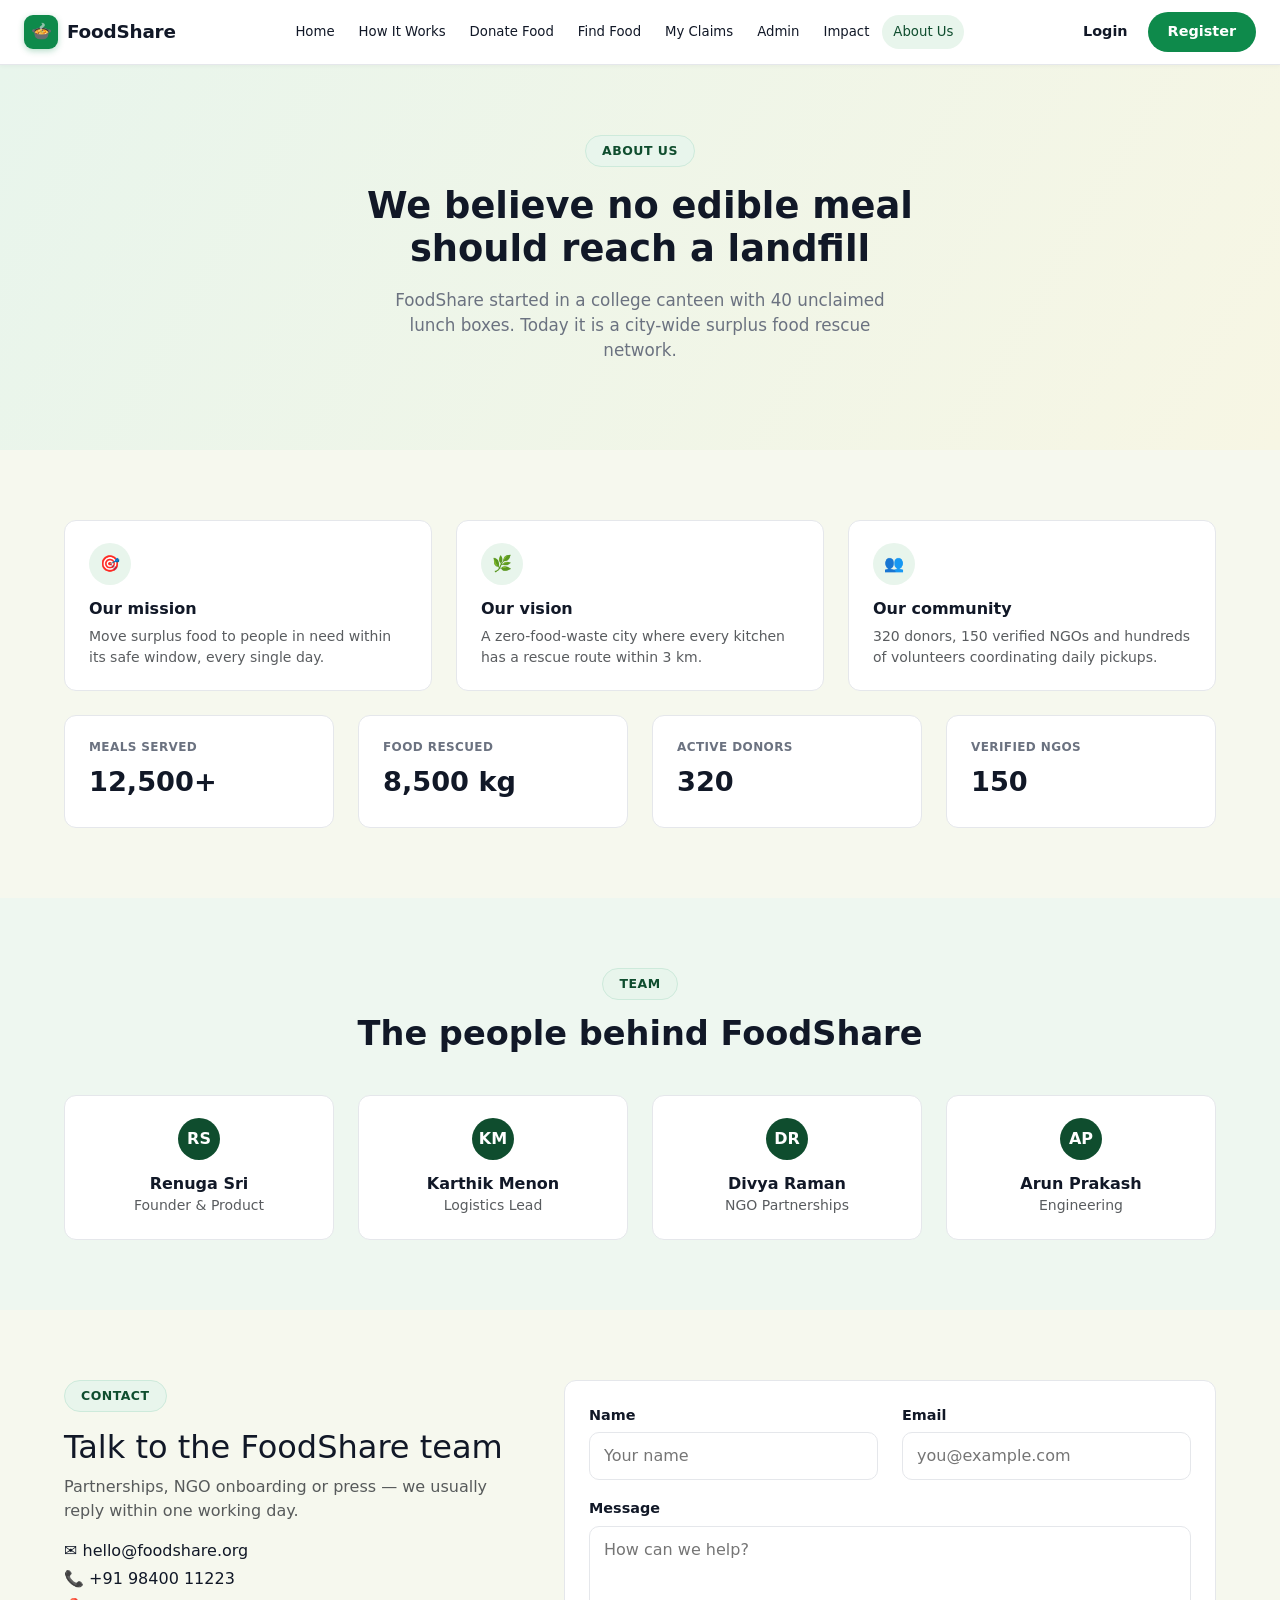
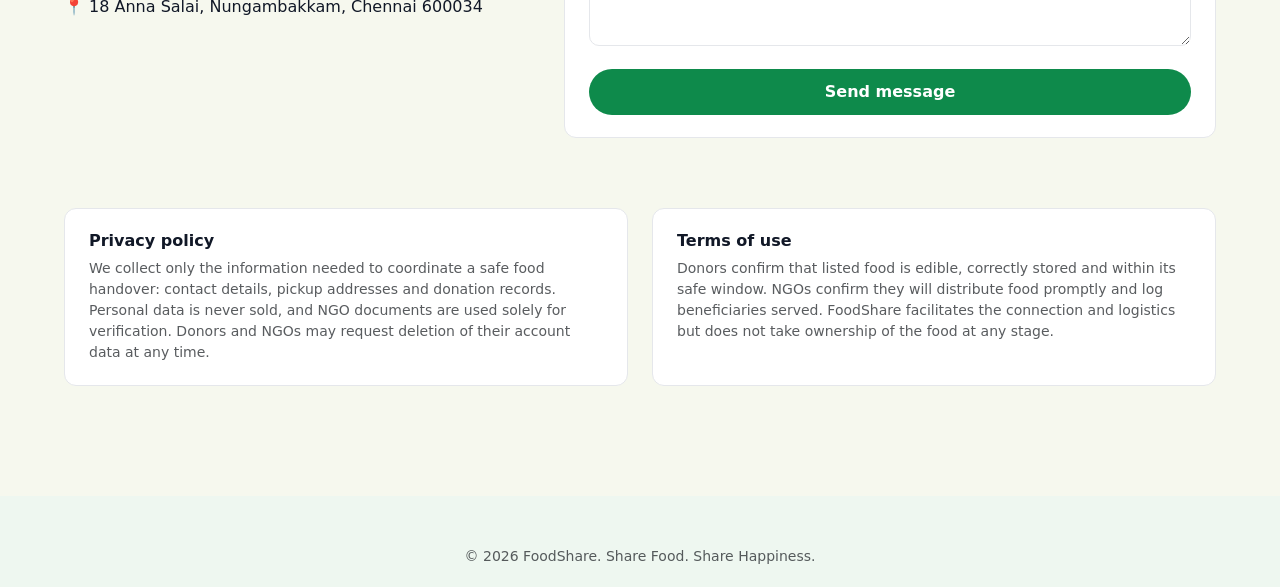
<file: about.html>
<!DOCTYPE html>
<html lang="en">
<head>
<meta charset="UTF-8">
<meta name="viewport" content="width=device-width, initial-scale=1.0">
<title>About Us — FoodShare</title>
<link href="https://cdn.jsdelivr.net/npm/bootstrap@5.3.3/dist/css/bootstrap.min.css" rel="stylesheet">
<link rel="stylesheet" href="style.css">
</head>
<body>

<nav class="navbar-fs">
  <div class="container nav-inner">
    <a href="index.html" class="brand"><span class="brand-icon">🍲</span> FoodShare</a>
    <div class="nav-links">
      <a href="index.html">Home</a>
      <a href="how-it-works.html">How It Works</a>
      <a href="donate-food.html">Donate Food</a>
      <a href="find-food.html">Find Food</a>
      <a href="my-claims.html">My Claims</a>
      <a href="admin.html">Admin</a>
      <a href="impact.html">Impact</a>
      <a href="about.html" class="active">About Us</a>
    </div>
    <div class="nav-auth" id="navAuthSlot">
      <a href="login.html" class="login-link">Login</a>
      <a href="register.html" class="btn-fs-primary">Register</a>
    </div>
  </div>
</nav>

<section class="hero-fs text-center">
  <div class="container">
    <span class="badge-pill">ABOUT US</span>
    <h1 style="font-size:2.3rem;">We believe no edible meal<br>should reach a landfill</h1>
    <p class="lead-fs mx-auto">FoodShare started in a college canteen with 40 unclaimed lunch boxes. Today it is a city-wide surplus food rescue network.</p>
  </div>
</section>

<section class="section-fs">
  <div class="container">
    <div class="row g-4 mb-4">
      <div class="col-md-4">
        <div class="card-fs">
          <div class="icon-circle">🎯</div>
          <h6 class="fw-bold">Our mission</h6>
          <p class="text-muted small mb-0">Move surplus food to people in need within its safe window, every single day.</p>
        </div>
      </div>
      <div class="col-md-4">
        <div class="card-fs">
          <div class="icon-circle">🌿</div>
          <h6 class="fw-bold">Our vision</h6>
          <p class="text-muted small mb-0">A zero-food-waste city where every kitchen has a rescue route within 3 km.</p>
        </div>
      </div>
      <div class="col-md-4">
        <div class="card-fs">
          <div class="icon-circle">👥</div>
          <h6 class="fw-bold">Our community</h6>
          <p class="text-muted small mb-0">320 donors, 150 verified NGOs and hundreds of volunteers coordinating daily pickups.</p>
        </div>
      </div>
    </div>
    <div class="row g-4">
      <div class="col-md-3 col-6"><div class="card-fs"><div class="stat-label-sm">Meals Served</div><div class="stat-num">12,500+</div></div></div>
      <div class="col-md-3 col-6"><div class="card-fs"><div class="stat-label-sm">Food Rescued</div><div class="stat-num">8,500 kg</div></div></div>
      <div class="col-md-3 col-6"><div class="card-fs"><div class="stat-label-sm">Active Donors</div><div class="stat-num">320</div></div></div>
      <div class="col-md-3 col-6"><div class="card-fs"><div class="stat-label-sm">Verified NGOs</div><div class="stat-num">150</div></div></div>
    </div>
  </div>
</section>

<!-- Team -->
<section class="section-fs" style="background:var(--green-bg);">
  <div class="container">
    <div class="section-head">
      <span class="badge-pill">TEAM</span>
      <h2>The people behind FoodShare</h2>
    </div>
    <div class="row g-4 text-center">
      <div class="col-md-3 col-6">
        <div class="card-fs">
          <div class="icon-circle mx-auto" style="background:var(--green-dark);color:#fff;font-weight:700;">RS</div>
          <h6 class="fw-bold mt-2 mb-0">Renuga Sri</h6>
          <small class="text-muted">Founder & Product</small>
        </div>
      </div>
      <div class="col-md-3 col-6">
        <div class="card-fs">
          <div class="icon-circle mx-auto" style="background:var(--green-dark);color:#fff;font-weight:700;">KM</div>
          <h6 class="fw-bold mt-2 mb-0">Karthik Menon</h6>
          <small class="text-muted">Logistics Lead</small>
        </div>
      </div>
      <div class="col-md-3 col-6">
        <div class="card-fs">
          <div class="icon-circle mx-auto" style="background:var(--green-dark);color:#fff;font-weight:700;">DR</div>
          <h6 class="fw-bold mt-2 mb-0">Divya Raman</h6>
          <small class="text-muted">NGO Partnerships</small>
        </div>
      </div>
      <div class="col-md-3 col-6">
        <div class="card-fs">
          <div class="icon-circle mx-auto" style="background:var(--green-dark);color:#fff;font-weight:700;">AP</div>
          <h6 class="fw-bold mt-2 mb-0">Arun Prakash</h6>
          <small class="text-muted">Engineering</small>
        </div>
      </div>
    </div>
  </div>
</section>

<!-- Contact -->
<section class="section-fs" id="contact">
  <div class="container">
    <div class="row g-5 align-items-start">
      <div class="col-md-5">
        <span class="badge-pill">CONTACT</span>
        <h2 class="mt-3">Talk to the FoodShare team</h2>
        <p class="text-muted">Partnerships, NGO onboarding or press — we usually reply within one working day.</p>
        <p class="mb-1">✉ hello@foodshare.org</p>
        <p class="mb-1">📞 +91 98400 11223</p>
        <p>📍 18 Anna Salai, Nungambakkam, Chennai 600034</p>
      </div>
      <div class="col-md-7">
        <form class="card-fs" id="contactForm">
          <div class="row">
            <div class="col-md-6 mb-3">
              <label class="form-label-fs">Name</label>
              <input type="text" class="form-control-fs" placeholder="Your name" required>
            </div>
            <div class="col-md-6 mb-3">
              <label class="form-label-fs">Email</label>
              <input type="email" class="form-control-fs" placeholder="you@example.com" required>
            </div>
          </div>
          <div class="mb-3">
            <label class="form-label-fs">Message</label>
            <textarea class="form-control-fs" rows="4" placeholder="How can we help?" required></textarea>
          </div>
          <button type="submit" class="btn-fs-primary w-100 justify-content-center">Send message</button>
        </form>
      </div>
    </div>
  </div>
</section>

<!-- Privacy / Terms -->
<section class="section-fs pt-0" id="privacy">
  <div class="container">
    <div class="row g-4">
      <div class="col-md-6">
        <div class="card-fs">
          <h6 class="fw-bold">Privacy policy</h6>
          <p class="text-muted small mb-0">We collect only the information needed to coordinate a safe food handover: contact details, pickup addresses and donation records. Personal data is never sold, and NGO documents are used solely for verification. Donors and NGOs may request deletion of their account data at any time.</p>
        </div>
      </div>
      <div class="col-md-6" id="terms">
        <div class="card-fs">
          <h6 class="fw-bold">Terms of use</h6>
          <p class="text-muted small mb-0">Donors confirm that listed food is edible, correctly stored and within its safe window. NGOs confirm they will distribute food promptly and log beneficiaries served. FoodShare facilitates the connection and logistics but does not take ownership of the food at any stage.</p>
        </div>
      </div>
    </div>
  </div>
</section>

<footer class="footer-fs">
  <div class="container text-center text-muted small">© 2026 FoodShare. Share Food. Share Happiness.</div>
</footer>

<script src="https://cdn.jsdelivr.net/npm/bootstrap@5.3.3/dist/js/bootstrap.bundle.min.js"></script>
<script src="main.js"></script>
</body>
</html>
</file>
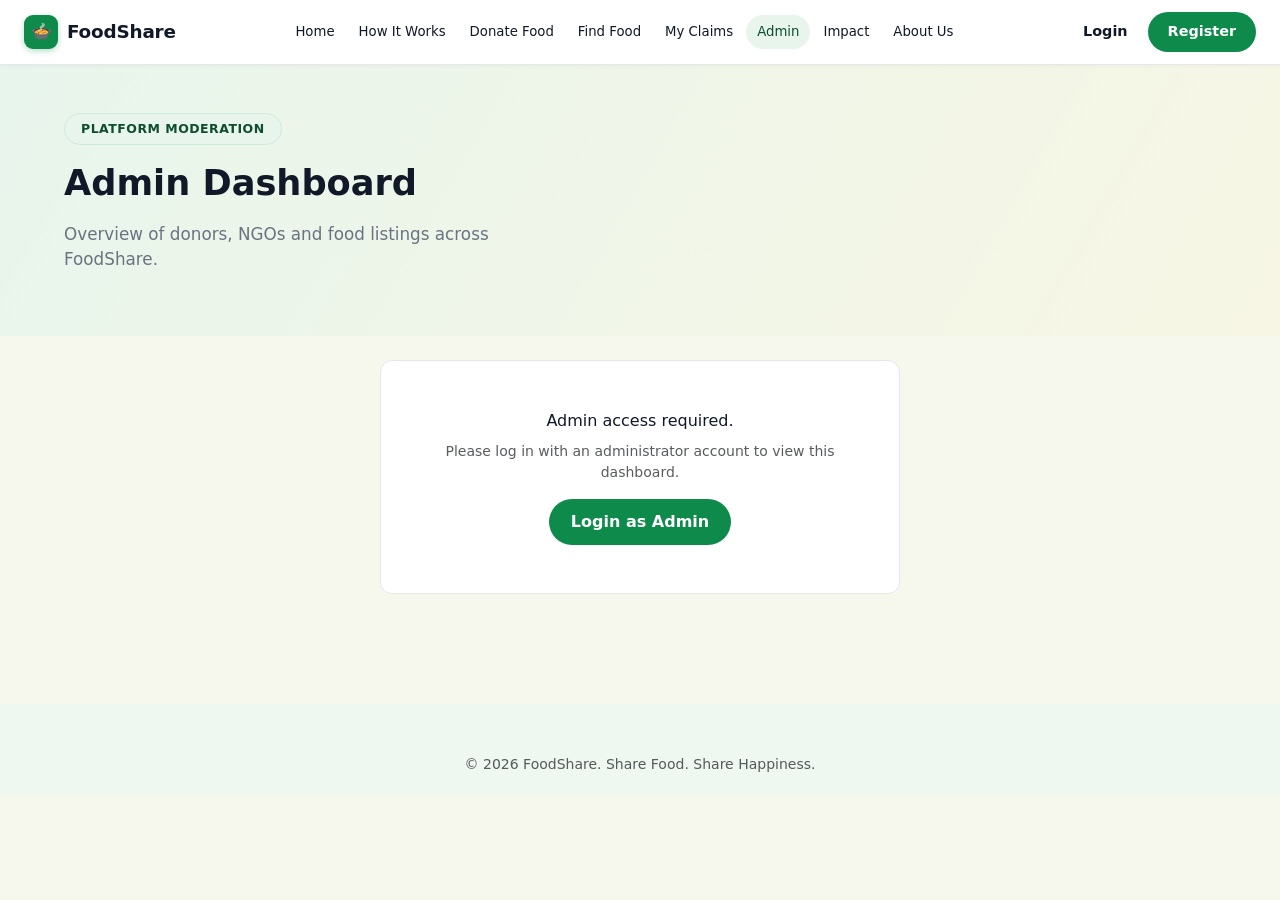
<file: admin.html>
<!DOCTYPE html>
<html lang="en">
<head>
<meta charset="UTF-8">
<meta name="viewport" content="width=device-width, initial-scale=1.0">
<title>Admin Dashboard — FoodShare</title>
<link href="https://cdn.jsdelivr.net/npm/bootstrap@5.3.3/dist/css/bootstrap.min.css" rel="stylesheet">
<link rel="stylesheet" href="style.css">
</head>
<body>

<nav class="navbar-fs">
  <div class="container nav-inner">
    <a href="index.html" class="brand"><span class="brand-icon">🍲</span> FoodShare</a>
    <div class="nav-links">
      <a href="index.html">Home</a>
      <a href="how-it-works.html">How It Works</a>
      <a href="donate-food.html">Donate Food</a>
      <a href="find-food.html">Find Food</a>
      <a href="my-claims.html">My Claims</a>
      <a href="admin.html" class="active">Admin</a>
      <a href="impact.html">Impact</a>
      <a href="about.html">About Us</a>
    </div>
    <div class="nav-auth" id="navAuthSlot">
      <a href="login.html" class="login-link">Login</a>
      <a href="register.html" class="btn-fs-primary">Register</a>
    </div>
  </div>
</nav>

<section class="hero-fs py-5">
  <div class="container">
    <span class="badge-pill">PLATFORM MODERATION</span>
    <h1 style="font-size:2.2rem;">Admin Dashboard</h1>
    <p class="lead-fs">Overview of donors, NGOs and food listings across FoodShare.</p>
  </div>
</section>

<section class="section-fs pt-4">
  <div class="container">

    <div id="notAdminNotice" class="card-fs text-center py-5" style="display:none; max-width:520px; margin:0 auto;">
      <p class="mb-2">Admin access required.</p>
      <p class="text-muted small mb-3">Please log in with an administrator account to view this dashboard.</p>
      <a href="login.html" class="btn-fs-primary d-inline-flex">Login as Admin</a>
    </div>

    <div id="adminContent" style="display:none;">
      <div class="row g-3 mb-4" id="statsRow"></div>

      <div class="card-fs mb-4">
        <h6 class="fw-bold mb-3">🚴 Volunteer Deliveries</h6>
        <div id="pendingAssignments"></div>
      </div>

      <div class="row g-4">
        <div class="col-lg-6">
          <div class="card-fs">
            <h6 class="fw-bold mb-3">🏢 Registered Donors</h6>
            <div id="donorsList"></div>
          </div>
        </div>
        <div class="col-lg-6">
          <div class="card-fs">
            <h6 class="fw-bold mb-3">💚 Registered NGOs</h6>
            <div id="ngosList"></div>
          </div>
        </div>
      </div>

      <div class="card-fs mt-4">
        <div class="d-flex justify-content-between align-items-center mb-3 flex-wrap gap-2">
          <h6 class="fw-bold mb-0">🍲 All Food Listings</h6>
          <div id="expiredCleanupBar"></div>
        </div>
        <div class="table-responsive">
          <table class="table align-middle" id="listingsTable">
            <thead>
              <tr class="text-muted small">
                <th>Title</th>
                <th>Donor</th>
                <th>Category</th>
                <th>Status</th>
                <th>Claimed By</th>
                <th>Action</th>
              </tr>
            </thead>
            <tbody id="listingsBody"></tbody>
          </table>
        </div>
      </div>
    </div>

  </div>
</section>

<footer class="footer-fs">
  <div class="container text-center text-muted small">© 2026 FoodShare. Share Food. Share Happiness.</div>
</footer>

<script src="https://cdn.jsdelivr.net/npm/bootstrap@5.3.3/dist/js/bootstrap.bundle.min.js"></script>
<script src="main.js"></script>
<script>
  document.addEventListener("DOMContentLoaded", renderAdminDashboard);
</script>
</body>
</html>
</file>
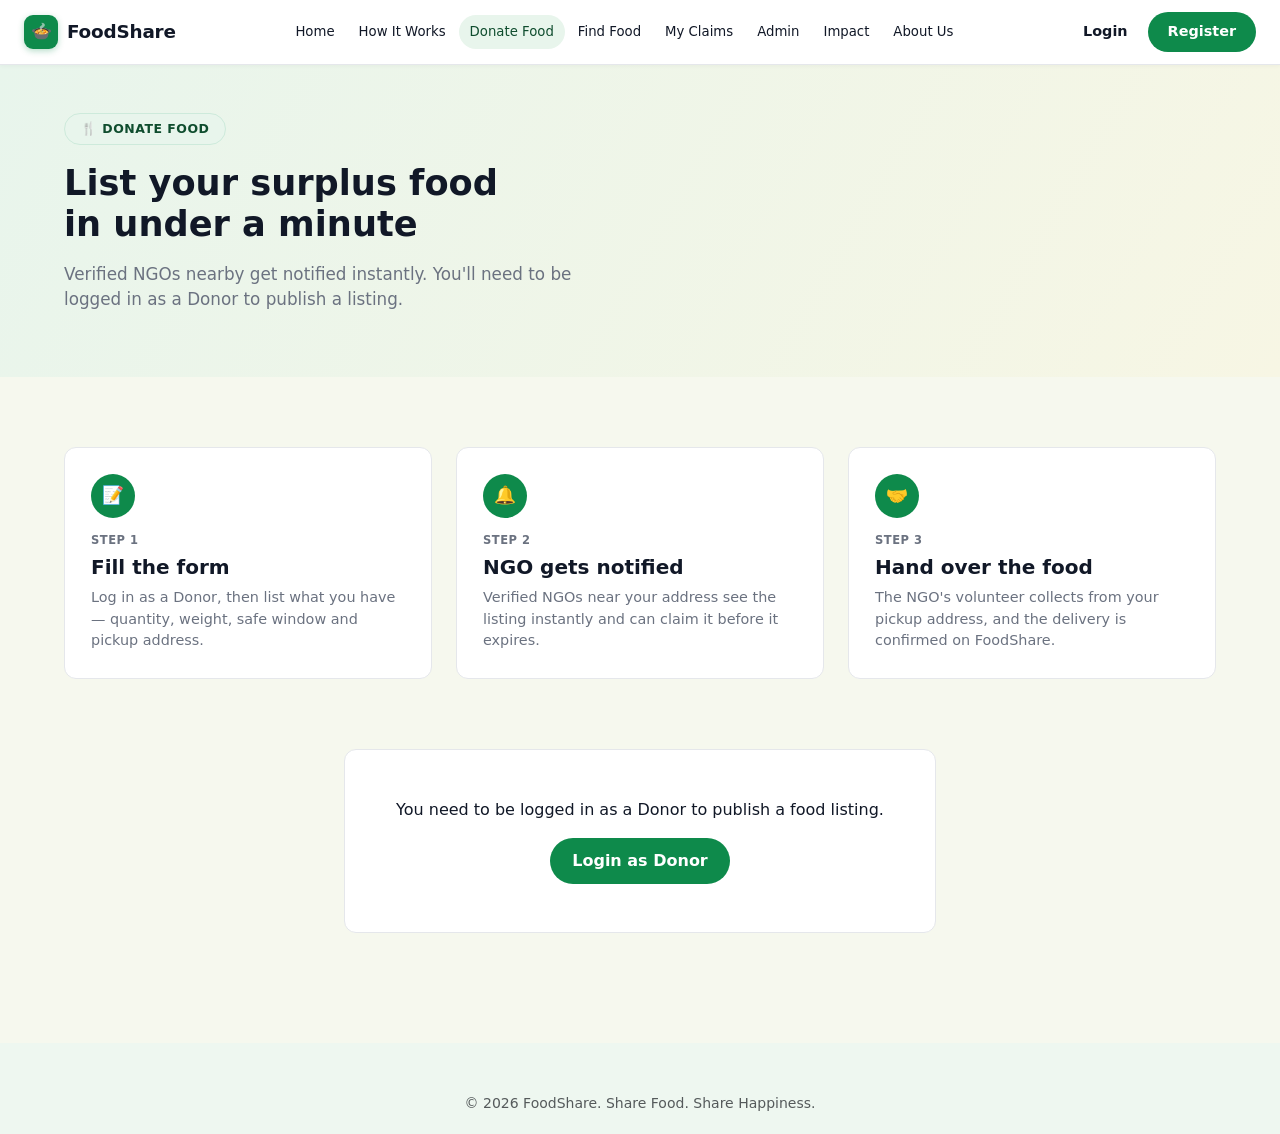
<file: donate-food.html>
<!DOCTYPE html>
<html lang="en">
<head>
<meta charset="UTF-8">
<meta name="viewport" content="width=device-width, initial-scale=1.0">
<title>Donate Food — FoodShare</title>
<link href="https://cdn.jsdelivr.net/npm/bootstrap@5.3.3/dist/css/bootstrap.min.css" rel="stylesheet">
<link rel="stylesheet" href="style.css">
</head>
<body>

<nav class="navbar-fs">
  <div class="container nav-inner">
    <a href="index.html" class="brand"><span class="brand-icon">🍲</span> FoodShare</a>
    <div class="nav-links">
      <a href="index.html">Home</a>
      <a href="how-it-works.html">How It Works</a>
      <a href="donate-food.html" class="active">Donate Food</a>
      <a href="find-food.html">Find Food</a>
      <a href="my-claims.html">My Claims</a>
      <a href="admin.html">Admin</a>
      <a href="impact.html">Impact</a>
      <a href="about.html">About Us</a>
    </div>
    <div class="nav-auth" id="navAuthSlot">
      <a href="login.html" class="login-link">Login</a>
      <a href="register.html" class="btn-fs-primary">Register</a>
    </div>
  </div>
</nav>

<section class="hero-fs py-5">
  <div class="container">
    <span class="badge-pill">🍴 DONATE FOOD</span>
    <h1 style="font-size:2.2rem;">List your surplus food<br>in under a minute</h1>
    <p class="lead-fs">Verified NGOs nearby get notified instantly. You'll need to be logged in as a Donor to publish a listing.</p>
  </div>
</section>

<section class="section-fs pb-0">
  <div class="container">
    <div class="row g-4">
      <div class="col-md-4 col-6">
        <div class="step-card">
          <div class="step-icon">📝</div>
          <div class="step-tag">STEP 1</div>
          <h5>Fill the form</h5>
          <p>Log in as a Donor, then list what you have — quantity, weight, safe window and pickup address.</p>
        </div>
      </div>
      <div class="col-md-4 col-6">
        <div class="step-card">
          <div class="step-icon">🔔</div>
          <div class="step-tag">STEP 2</div>
          <h5>NGO gets notified</h5>
          <p>Verified NGOs near your address see the listing instantly and can claim it before it expires.</p>
        </div>
      </div>
      <div class="col-md-4 col-6">
        <div class="step-card">
          <div class="step-icon">🤝</div>
          <div class="step-tag">STEP 3</div>
          <h5>Hand over the food</h5>
          <p>The NGO's volunteer collects from your pickup address, and the delivery is confirmed on FoodShare.</p>
        </div>
      </div>
    </div>
  </div>
</section>

<section class="section-fs">
  <div class="container" style="max-width:640px;">
    <div id="donorLoginNotice" class="card-fs text-center py-5" style="display:none;">
      <p class="mb-3">You need to be logged in as a Donor to publish a food listing.</p>
      <a href="login.html" class="btn-fs-primary d-inline-flex">Login as Donor</a>
    </div>
    <form id="donateForm" class="card-fs" style="display:none;">
      <div class="mb-3">
        <label class="form-label-fs">Food title</label>
        <input type="text" class="form-control-fs" id="foodTitle" placeholder="e.g. Veg Biryani" required>
      </div>
      <div class="row">
        <div class="col-md-6 mb-3">
          <label class="form-label-fs">Category</label>
          <select class="form-control-fs" id="foodCategory" required>
            <option value="Cooked Meals">Cooked Meals</option>
            <option value="Bakery">Bakery</option>
            <option value="Raw Produce">Raw Produce</option>
            <option value="Event Catering">Event Catering</option>
            <option value="Packaged">Packaged</option>
          </select>
        </div>
        <div class="col-md-6 mb-3">
          <label class="form-label-fs">Servings</label>
          <input type="number" class="form-control-fs" id="foodServings" placeholder="e.g. 25" required>
        </div>
      </div>
      <div class="row">
        <div class="col-md-6 mb-3">
          <label class="form-label-fs">Weight (kg)</label>
          <input type="number" class="form-control-fs" id="foodWeight" placeholder="e.g. 12" required>
        </div>
        <div class="col-md-6 mb-3">
          <label class="form-label-fs">Safe window (hours from now)</label>
          <input type="number" class="form-control-fs" id="foodExpiry" placeholder="e.g. 4" required>
        </div>
      </div>
      <div class="mb-3">
        <label class="form-label-fs">Pickup address</label>
        <input type="text" class="form-control-fs" id="foodAddress" placeholder="Full pickup address" required>
      </div>
      <div class="mb-3">
        <label class="form-label-fs">Food photo (image link)</label>
        <input type="url" class="form-control-fs" id="foodImage" placeholder="e.g. https://i.ibb.co/abc123/food.jpg">
        <small class="text-muted">Paste a <strong>direct image link</strong> (ends in .jpg/.png, e.g. from <a href="https://imgbb.com" target="_blank" rel="noopener">imgbb.com</a>). Google Photos/Drive share links won't work here. Optional — if blank or broken, a default food image is shown instead.</small>
      </div>
      <button type="submit" class="btn-fs-primary w-100 justify-content-center">Publish listing</button>
      <div id="donateMsg" class="mt-2"></div>
    </form>
  </div>
</section>

<footer class="footer-fs">
  <div class="container text-center text-muted small">© 2026 FoodShare. Share Food. Share Happiness.</div>
</footer>

<script src="https://cdn.jsdelivr.net/npm/bootstrap@5.3.3/dist/js/bootstrap.bundle.min.js"></script>
<script src="main.js"></script>
<script>
  document.addEventListener("DOMContentLoaded", checkDonorAccess);
</script>
</body>
</html>
</file>
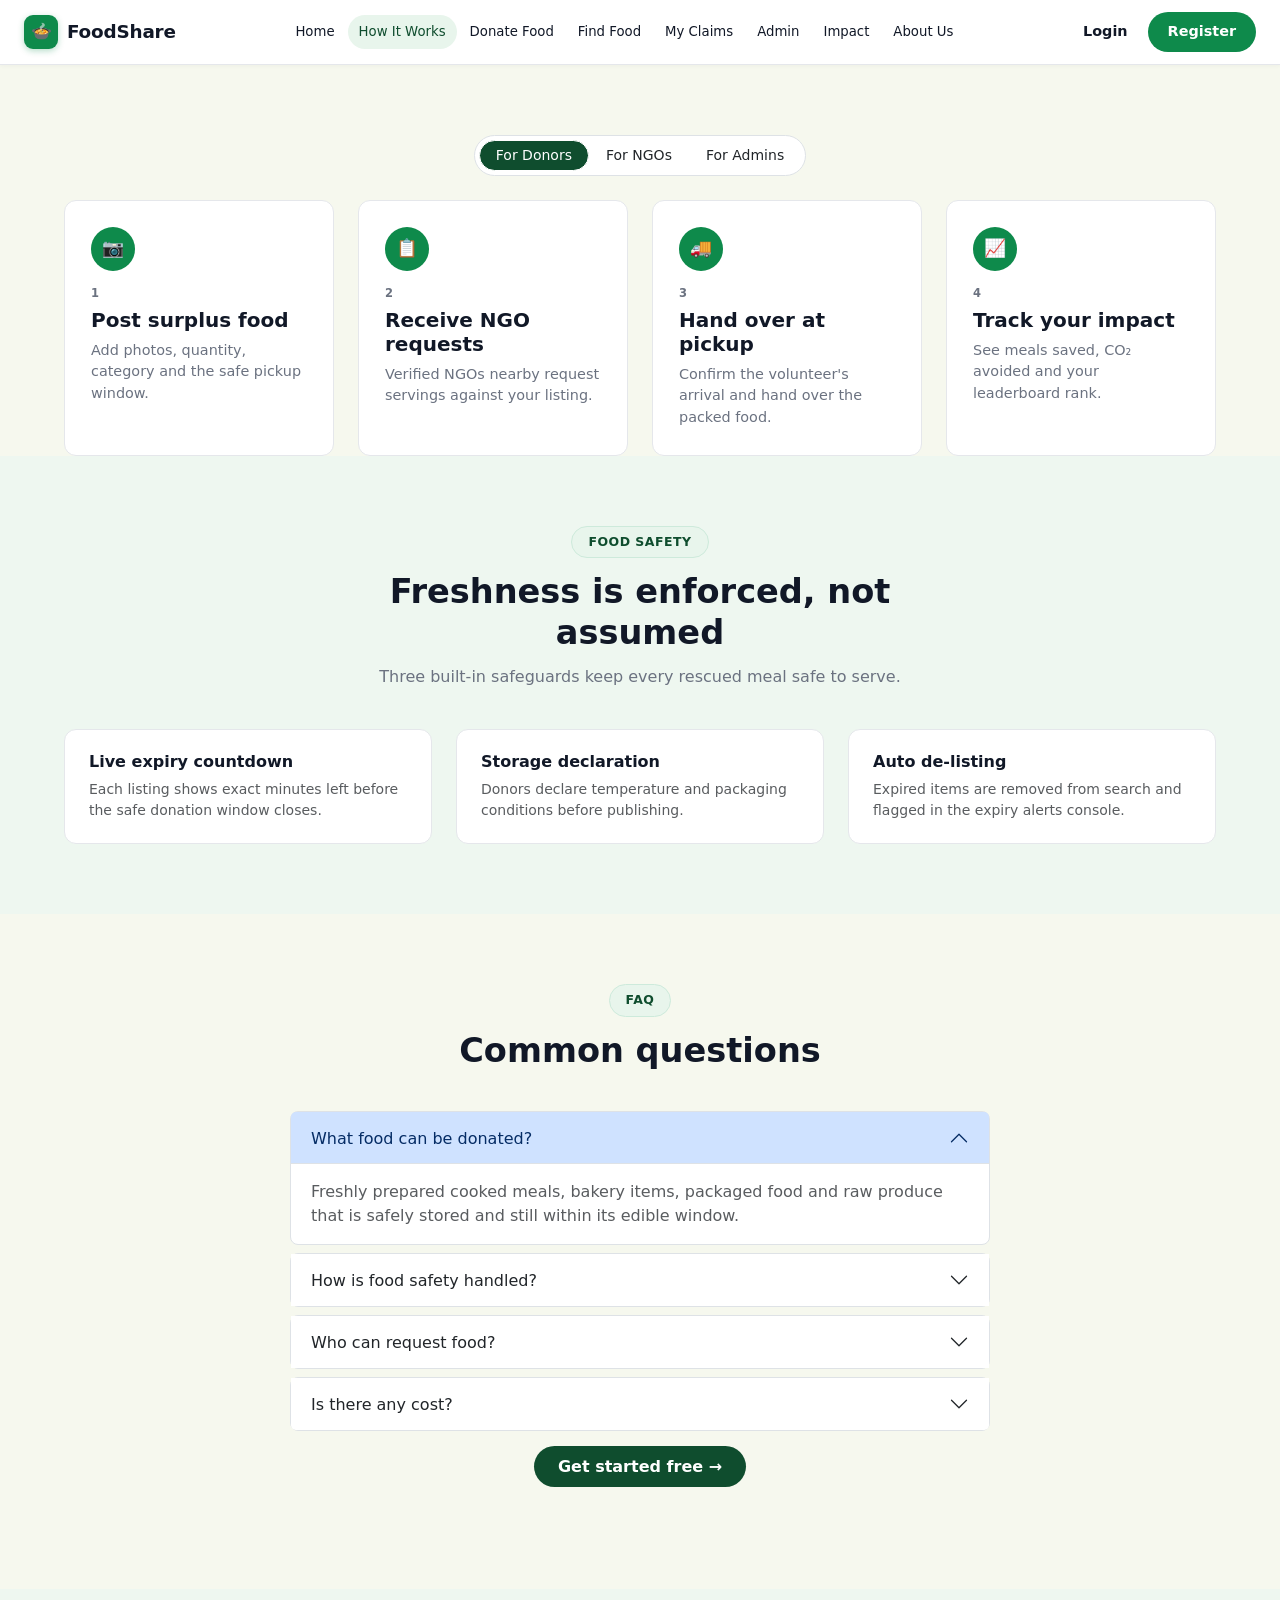
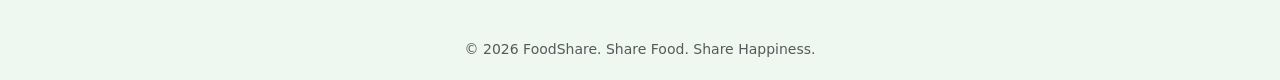
<file: how-it-works.html>
<!DOCTYPE html>
<html lang="en">
<head>
<meta charset="UTF-8">
<meta name="viewport" content="width=device-width, initial-scale=1.0">
<title>How It Works — FoodShare</title>
<link href="https://cdn.jsdelivr.net/npm/bootstrap@5.3.3/dist/css/bootstrap.min.css" rel="stylesheet">
<link rel="stylesheet" href="style.css">
</head>
<body>

<nav class="navbar-fs">
  <div class="container nav-inner">
    <a href="index.html" class="brand"><span class="brand-icon">🍲</span> FoodShare</a>
    <div class="nav-links">
      <a href="index.html">Home</a>
      <a href="how-it-works.html" class="active">How It Works</a>
      <a href="donate-food.html">Donate Food</a>
      <a href="find-food.html">Find Food</a>
      <a href="my-claims.html">My Claims</a>
      <a href="admin.html">Admin</a>
      <a href="impact.html">Impact</a>
      <a href="about.html">About Us</a>
    </div>
    <div class="nav-auth" id="navAuthSlot">
      <a href="login.html" class="login-link">Login</a>
      <a href="register.html" class="btn-fs-primary">Register</a>
    </div>
  </div>
</nav>

<section class="section-fs pb-0">
  <div class="container text-center">
    <div class="d-inline-flex bg-white border rounded-pill p-1 mb-4" id="roleTabs">
      <button class="btn btn-sm rounded-pill px-3 tab-btn active" data-tab="donor" style="background:var(--green-dark);color:#fff;">For Donors</button>
      <button class="btn btn-sm rounded-pill px-3 tab-btn" data-tab="ngo">For NGOs</button>
      <button class="btn btn-sm rounded-pill px-3 tab-btn" data-tab="admin">For Admins</button>
    </div>
  </div>
</section>

<!-- Donor steps -->
<section class="container tab-panel" id="panel-donor">
  <div class="row g-4">
    <div class="col-md-3 col-6"><div class="step-card"><div class="step-icon">📷</div><div class="step-tag">1</div><h5>Post surplus food</h5><p>Add photos, quantity, category and the safe pickup window.</p></div></div>
    <div class="col-md-3 col-6"><div class="step-card"><div class="step-icon">📋</div><div class="step-tag">2</div><h5>Receive NGO requests</h5><p>Verified NGOs nearby request servings against your listing.</p></div></div>
    <div class="col-md-3 col-6"><div class="step-card"><div class="step-icon">🚚</div><div class="step-tag">3</div><h5>Hand over at pickup</h5><p>Confirm the volunteer's arrival and hand over the packed food.</p></div></div>
    <div class="col-md-3 col-6"><div class="step-card"><div class="step-icon">📈</div><div class="step-tag">4</div><h5>Track your impact</h5><p>See meals saved, CO₂ avoided and your leaderboard rank.</p></div></div>
  </div>
</section>

<!-- NGO steps -->
<section class="container tab-panel d-none" id="panel-ngo">
  <div class="row g-4">
    <div class="col-md-3 col-6"><div class="step-card"><div class="step-icon">📍</div><div class="step-tag">1</div><h5>Browse live listings</h5><p>Filter by distance, food type, veg/non-veg and freshness countdown.</p></div></div>
    <div class="col-md-3 col-6"><div class="step-card"><div class="step-icon">📋</div><div class="step-tag">2</div><h5>Request servings</h5><p>Tell the donor how many servings you need and your preferred pickup time.</p></div></div>
    <div class="col-md-3 col-6"><div class="step-card"><div class="step-icon">🚚</div><div class="step-tag">3</div><h5>Collect on route</h5><p>Follow the optimised map route from donor to your shelter kitchen.</p></div></div>
    <div class="col-md-3 col-6"><div class="step-card"><div class="step-icon">🌍</div><div class="step-tag">4</div><h5>Confirm delivery</h5><p>Log beneficiaries served so impact reporting stays transparent.</p></div></div>
  </div>
</section>

<!-- Admin steps -->
<section class="container tab-panel d-none" id="panel-admin">
  <div class="row g-4">
    <div class="col-md-3 col-6"><div class="step-card"><div class="step-icon">🛡️</div><div class="step-tag">1</div><h5>Verify organisations</h5><p>Review NGO registration documents and approve or reject applications.</p></div></div>
    <div class="col-md-3 col-6"><div class="step-card"><div class="step-icon">🍴</div><div class="step-tag">2</div><h5>Monitor listings</h5><p>Watch expiry-risk donations and nudge donors or NGOs before food spoils.</p></div></div>
    <div class="col-md-3 col-6"><div class="step-card"><div class="step-icon">🔔</div><div class="step-tag">3</div><h5>Resolve disputes</h5><p>Handle no-shows, cancellations and quality reports from either side.</p></div></div>
    <div class="col-md-3 col-6"><div class="step-card"><div class="step-icon">✅</div><div class="step-tag">4</div><h5>Publish reports</h5><p>Export city-level impact analytics for partners and funders.</p></div></div>
  </div>
</section>

<!-- Food safety -->
<section class="section-fs" style="background:var(--green-bg);">
  <div class="container">
    <div class="section-head">
      <span class="badge-pill">FOOD SAFETY</span>
      <h2>Freshness is enforced, not assumed</h2>
      <p>Three built-in safeguards keep every rescued meal safe to serve.</p>
    </div>
    <div class="row g-4">
      <div class="col-md-4">
        <div class="card-fs">
          <h6 class="fw-bold">Live expiry countdown</h6>
          <p class="text-muted small mb-0">Each listing shows exact minutes left before the safe donation window closes.</p>
        </div>
      </div>
      <div class="col-md-4">
        <div class="card-fs">
          <h6 class="fw-bold">Storage declaration</h6>
          <p class="text-muted small mb-0">Donors declare temperature and packaging conditions before publishing.</p>
        </div>
      </div>
      <div class="col-md-4">
        <div class="card-fs">
          <h6 class="fw-bold">Auto de-listing</h6>
          <p class="text-muted small mb-0">Expired items are removed from search and flagged in the expiry alerts console.</p>
        </div>
      </div>
    </div>
  </div>
</section>

<!-- FAQ -->
<section class="section-fs">
  <div class="container">
    <div class="section-head">
      <span class="badge-pill">FAQ</span>
      <h2>Common questions</h2>
    </div>
    <div class="accordion" id="faqAccordion" style="max-width:700px;margin:0 auto;">
      <div class="accordion-item mb-2 border rounded-3">
        <h2 class="accordion-header">
          <button class="accordion-button" type="button" data-bs-toggle="collapse" data-bs-target="#faq1">What food can be donated?</button>
        </h2>
        <div id="faq1" class="accordion-collapse collapse show" data-bs-parent="#faqAccordion">
          <div class="accordion-body text-muted">Freshly prepared cooked meals, bakery items, packaged food and raw produce that is safely stored and still within its edible window.</div>
        </div>
      </div>
      <div class="accordion-item mb-2 border rounded-3">
        <h2 class="accordion-header">
          <button class="accordion-button collapsed" type="button" data-bs-toggle="collapse" data-bs-target="#faq2">How is food safety handled?</button>
        </h2>
        <div id="faq2" class="accordion-collapse collapse" data-bs-parent="#faqAccordion">
          <div class="accordion-body text-muted">Donors declare storage conditions, listings carry a live countdown, and expired items auto de-list from search.</div>
        </div>
      </div>
      <div class="accordion-item mb-2 border rounded-3">
        <h2 class="accordion-header">
          <button class="accordion-button collapsed" type="button" data-bs-toggle="collapse" data-bs-target="#faq3">Who can request food?</button>
        </h2>
        <div id="faq3" class="accordion-collapse collapse" data-bs-parent="#faqAccordion">
          <div class="accordion-body text-muted">Only NGOs verified and approved by FoodShare admins can request and collect listed food.</div>
        </div>
      </div>
      <div class="accordion-item mb-2 border rounded-3">
        <h2 class="accordion-header">
          <button class="accordion-button collapsed" type="button" data-bs-toggle="collapse" data-bs-target="#faq4">Is there any cost?</button>
        </h2>
        <div id="faq4" class="accordion-collapse collapse" data-bs-parent="#faqAccordion">
          <div class="accordion-body text-muted">FoodShare is completely free for both donors and verified NGOs.</div>
        </div>
      </div>
    </div>
    <div class="text-center mt-4">
      <a href="register.html" class="btn-fs-dark">Get started free →</a>
    </div>
  </div>
</section>

<footer class="footer-fs">
  <div class="container text-center text-muted small">© 2026 FoodShare. Share Food. Share Happiness.</div>
</footer>

<script src="https://cdn.jsdelivr.net/npm/bootstrap@5.3.3/dist/js/bootstrap.bundle.min.js"></script>
<script src="main.js"></script>
<script>
document.querySelectorAll('.tab-btn').forEach(btn=>{
  btn.addEventListener('click',()=>{
    document.querySelectorAll('.tab-btn').forEach(b=>{b.classList.remove('active');b.style.background='';b.style.color='';});
    btn.classList.add('active'); btn.style.background='var(--green-dark)'; btn.style.color='#fff';
    document.querySelectorAll('.tab-panel').forEach(p=>p.classList.add('d-none'));
    document.getElementById('panel-'+btn.dataset.tab).classList.remove('d-none');
  });
});
</script>
</body>
</html>
</file>
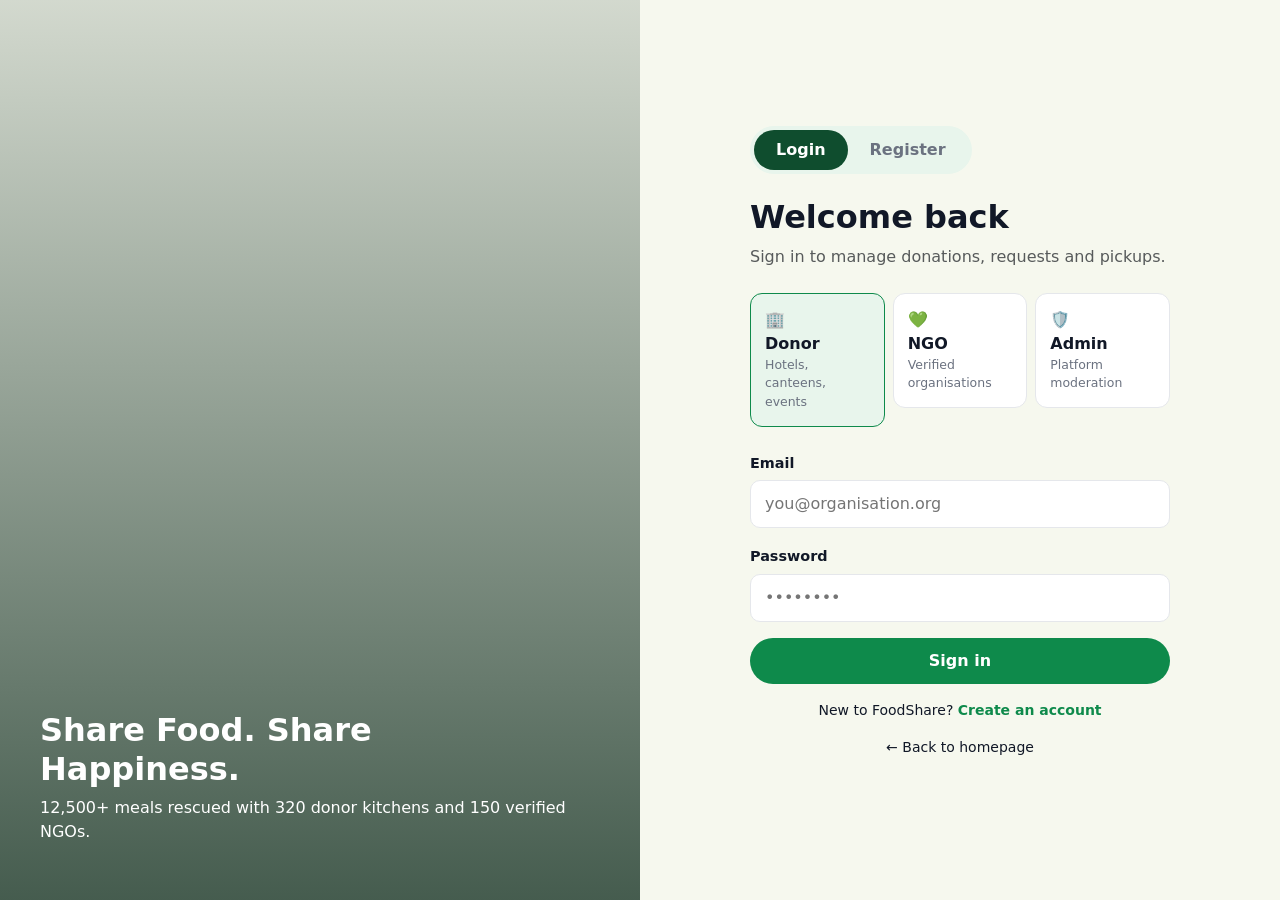
<file: login.html>
<!DOCTYPE html>
<html lang="en">
<head>
<meta charset="UTF-8">
<meta name="viewport" content="width=device-width, initial-scale=1.0">
<title>Login — FoodShare</title>
<link href="https://cdn.jsdelivr.net/npm/bootstrap@5.3.3/dist/css/bootstrap.min.css" rel="stylesheet">
<link rel="stylesheet" href="style.css">
</head>
<body>

<div class="auth-split">
  <div class="auth-left">
    <div>
      <h2 class="fw-bold">Share Food. Share<br>Happiness.</h2>
      <p>12,500+ meals rescued with 320 donor kitchens and 150 verified NGOs.</p>
    </div>
  </div>
  <div class="auth-right">
    <div class="auth-box">
      <div class="role-toggle mb-4">
        <button class="active" type="button" onclick="location.href='login.html'">Login</button>
        <button type="button" onclick="location.href='register.html'">Register</button>
      </div>
      <h2 class="fw-bold">Welcome back</h2>
      <p class="text-muted mb-4">Sign in to manage donations, requests and pickups.</p>

      <form id="loginForm">
        <input type="hidden" id="selectedRole" value="donor">
        <div class="row g-2 mb-4">
          <div class="col-4">
            <div class="role-card selected" data-role="donor">
              <div>🏢</div>
              <strong>Donor</strong>
              <small>Hotels, canteens, events</small>
            </div>
          </div>
          <div class="col-4">
            <div class="role-card" data-role="ngo">
              <div>💚</div>
              <strong>NGO</strong>
              <small>Verified organisations</small>
            </div>
          </div>
          <div class="col-4">
            <div class="role-card" data-role="admin">
              <div>🛡️</div>
              <strong>Admin</strong>
              <small>Platform moderation</small>
            </div>
          </div>
        </div>

        <div class="mb-3">
          <label class="form-label-fs">Email</label>
          <input type="email" class="form-control-fs" id="loginEmail" name="email" autocomplete="email" placeholder="you@organisation.org" required>
        </div>
        <div class="mb-3">
          <label class="form-label-fs">Password</label>
          <input type="password" class="form-control-fs" id="loginPassword" name="password" autocomplete="current-password" placeholder="••••••••" required>
        </div>
        <div id="authError" class="text-danger small mb-2" style="display:none;"></div>
        <button type="submit" class="btn-fs-primary w-100 justify-content-center">Sign in</button>
        <p class="text-center mt-3 small">New to FoodShare? <a href="register.html" class="text-green fw-bold">Create an account</a></p>
        <p class="text-center small"><a href="index.html">← Back to homepage</a></p>
      </form>
    </div>
  </div>
</div>

<script src="https://cdn.jsdelivr.net/npm/bootstrap@5.3.3/dist/js/bootstrap.bundle.min.js"></script>
<script src="main.js"></script>
</body>
</html>
</file>
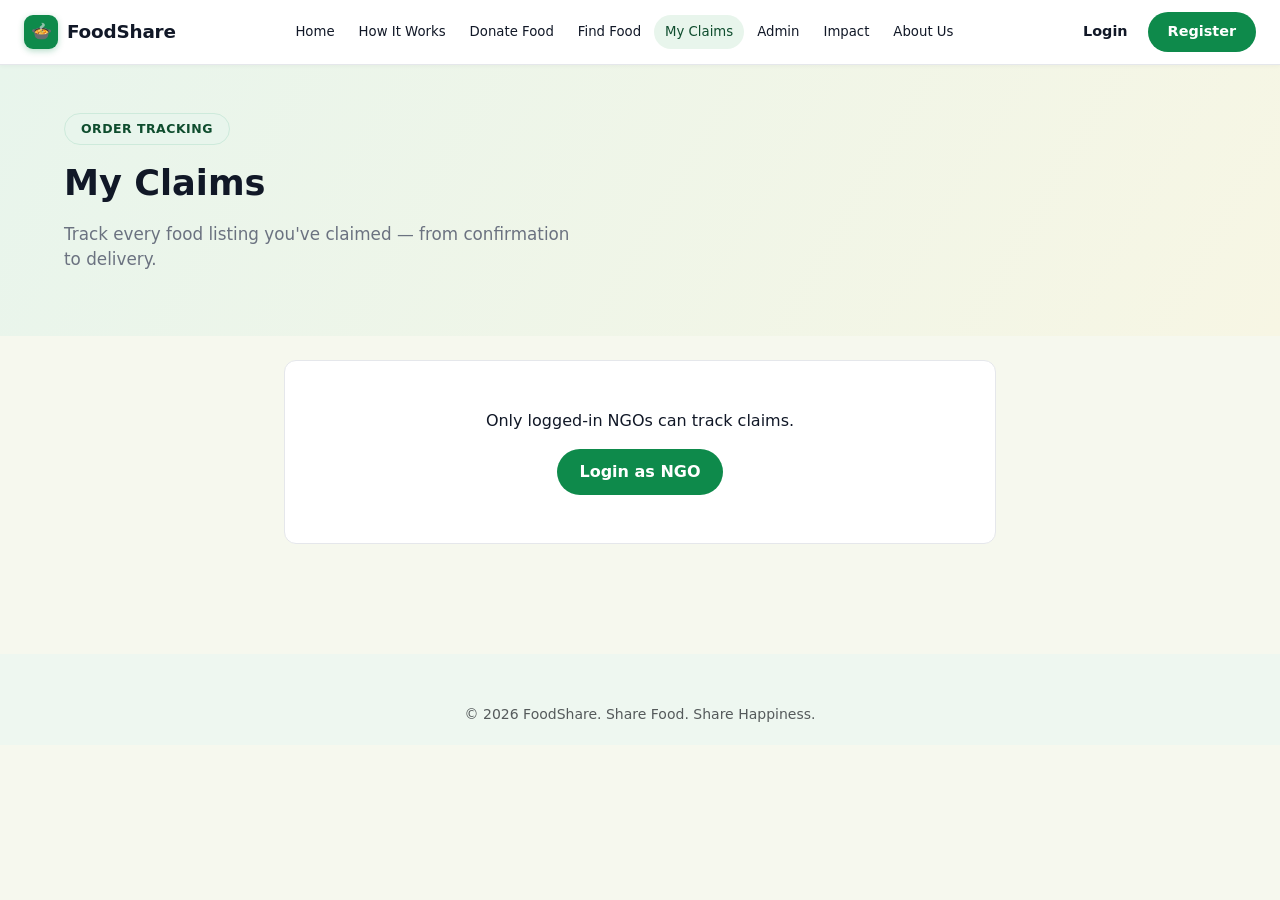
<file: my-claims.html>
<!DOCTYPE html>
<html lang="en">
<head>
<meta charset="UTF-8">
<meta name="viewport" content="width=device-width, initial-scale=1.0">
<title>My Claims — FoodShare</title>
<link href="https://cdn.jsdelivr.net/npm/bootstrap@5.3.3/dist/css/bootstrap.min.css" rel="stylesheet">
<link rel="stylesheet" href="style.css">
</head>
<body>

<nav class="navbar-fs">
  <div class="container nav-inner">
    <a href="index.html" class="brand"><span class="brand-icon">🍲</span> FoodShare</a>
    <div class="nav-links">
      <a href="index.html">Home</a>
      <a href="how-it-works.html">How It Works</a>
      <a href="donate-food.html">Donate Food</a>
      <a href="find-food.html">Find Food</a>
      <a href="my-claims.html" class="active">My Claims</a>
      <a href="admin.html">Admin</a>
      <a href="impact.html">Impact</a>
      <a href="about.html">About Us</a>
    </div>
    <div class="nav-auth" id="navAuthSlot">
      <a href="login.html" class="login-link">Login</a>
      <a href="register.html" class="btn-fs-primary">Register</a>
    </div>
  </div>
</nav>

<section class="hero-fs py-5">
  <div class="container">
    <span class="badge-pill">ORDER TRACKING</span>
    <h1 style="font-size:2.2rem;">My Claims</h1>
    <p class="lead-fs">Track every food listing you've claimed — from confirmation to delivery.</p>
  </div>
</section>

<section class="section-fs pt-4">
  <div class="container" style="max-width:760px;">
    <div id="notNgoNotice" class="card-fs text-center py-5" style="display:none;">
      <p class="mb-3">Only logged-in NGOs can track claims.</p>
      <a href="login.html" class="btn-fs-primary d-inline-flex">Login as NGO</a>
    </div>
    <div id="emptyNotice" class="card-fs text-center py-5" style="display:none;">
      <p class="mb-3">You haven't claimed any food listings yet.</p>
      <a href="find-food.html" class="btn-fs-primary d-inline-flex">Browse Find Food</a>
    </div>
    <div id="claimsList"></div>
  </div>
</section>

<footer class="footer-fs">
  <div class="container text-center text-muted small">© 2026 FoodShare. Share Food. Share Happiness.</div>
</footer>

<script src="https://cdn.jsdelivr.net/npm/bootstrap@5.3.3/dist/js/bootstrap.bundle.min.js"></script>
<script src="main.js"></script>
<script>
  document.addEventListener("DOMContentLoaded", renderMyClaims);
</script>
</body>
</html>
</file>
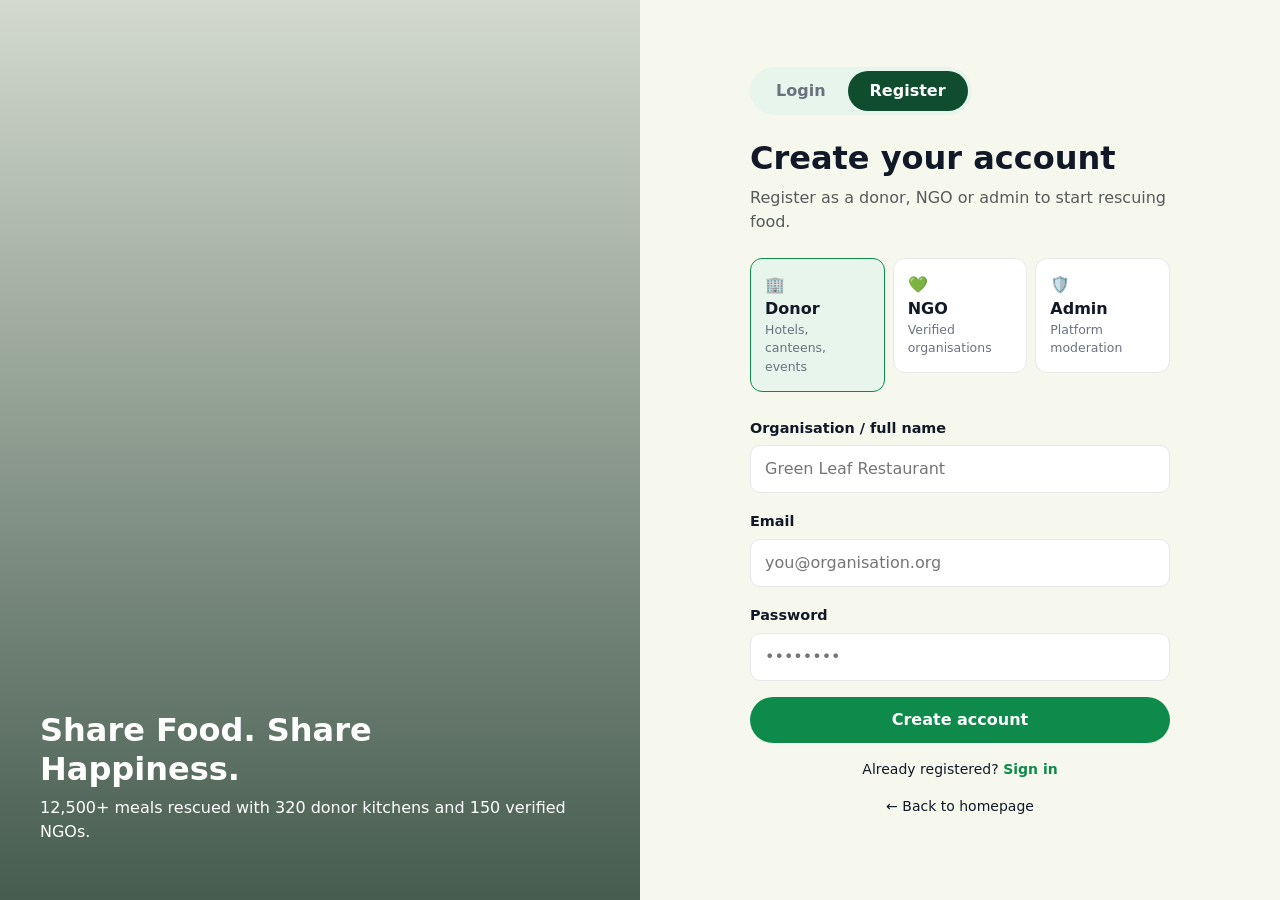
<file: register.html>
<!DOCTYPE html>
<html lang="en">
<head>
<meta charset="UTF-8">
<meta name="viewport" content="width=device-width, initial-scale=1.0">
<title>Register — FoodShare</title>
<link href="https://cdn.jsdelivr.net/npm/bootstrap@5.3.3/dist/css/bootstrap.min.css" rel="stylesheet">
<link rel="stylesheet" href="style.css">
</head>
<body>

<div class="auth-split">
  <div class="auth-left">
    <div>
      <h2 class="fw-bold">Share Food. Share<br>Happiness.</h2>
      <p>12,500+ meals rescued with 320 donor kitchens and 150 verified NGOs.</p>
    </div>
  </div>
  <div class="auth-right">
    <div class="auth-box">
      <div class="role-toggle mb-4">
        <button type="button" onclick="location.href='login.html'">Login</button>
        <button class="active" type="button" onclick="location.href='register.html'">Register</button>
      </div>
      <h2 class="fw-bold">Create your account</h2>
      <p class="text-muted mb-4">Register as a donor, NGO or admin to start rescuing food.</p>

      <form id="registerForm">
        <input type="hidden" id="selectedRole" value="donor">
        <div class="row g-2 mb-4">
          <div class="col-4">
            <div class="role-card selected" data-role="donor">
              <div>🏢</div>
              <strong>Donor</strong>
              <small>Hotels, canteens, events</small>
            </div>
          </div>
          <div class="col-4">
            <div class="role-card" data-role="ngo">
              <div>💚</div>
              <strong>NGO</strong>
              <small>Verified organisations</small>
            </div>
          </div>
          <div class="col-4">
            <div class="role-card" data-role="admin">
              <div>🛡️</div>
              <strong>Admin</strong>
              <small>Platform moderation</small>
            </div>
          </div>
        </div>

        <div class="mb-3">
          <label class="form-label-fs">Organisation / full name</label>
          <input type="text" class="form-control-fs" id="regName" name="organization" autocomplete="organization" placeholder="Green Leaf Restaurant" required>
        </div>
        <div class="mb-3">
          <label class="form-label-fs">Email</label>
          <input type="email" class="form-control-fs" id="regEmail" name="email" autocomplete="email" placeholder="you@organisation.org" required>
        </div>
        <div class="mb-3">
          <label class="form-label-fs">Password</label>
          <input type="password" class="form-control-fs" id="regPassword" name="new-password" autocomplete="new-password" placeholder="••••••••" required minlength="6">
        </div>
        <div id="authError" class="text-danger small mb-2" style="display:none;"></div>
        <button type="submit" class="btn-fs-primary w-100 justify-content-center">Create account</button>
        <p class="text-center mt-3 small">Already registered? <a href="login.html" class="text-green fw-bold">Sign in</a></p>
        <p class="text-center small"><a href="index.html">← Back to homepage</a></p>
      </form>
    </div>
  </div>
</div>

<script src="https://cdn.jsdelivr.net/npm/bootstrap@5.3.3/dist/js/bootstrap.bundle.min.js"></script>
<script src="main.js"></script>
</body>
</html>
</file>
<file: style.css>
/* ===== FoodShare — Shared Stylesheet ===== */
:root {
  --green-dark: #0f4d2e;
  --green: #0e8a4b;
  --green-mid: #12995a;
  --green-light: #e8f5ec;
  --green-bg: #eef7f0;
  --cream: #f6f8ee;
  --text-dark: #111827;
  --text-muted: #6b7280;
  --border: #e5e7eb;
  --white: #ffffff;
  --radius-lg: 18px;
  --radius-md: 12px;
  --shadow: 0 4px 20px rgba(15, 77, 46, .08);
}

* {
  box-sizing: border-box;
}

body {
  font-family: 'Segoe UI', system-ui, -apple-system, Arial, sans-serif;
  color: var(--text-dark);
  background: var(--cream);
  margin: 0;
}

a {
  text-decoration: none;
  color: inherit;
}

.container {
  max-width: 1200px;
  margin: 0 auto;
  padding: 0 24px;
}

/* ---------- Navbar ---------- */
.navbar-fs {
  background: var(--white);
  border-bottom: 1px solid var(--border);
  box-shadow: 0 1px 4px rgba(15, 23, 42, .04);
  padding: 12px 0;
  position: sticky;
  top: 0;
  z-index: 1000;
}

.navbar-fs .container {
  max-width: 1320px;
}

.navbar-fs .nav-inner {
  display: flex;
  align-items: center;
  justify-content: space-between;
  gap: 16px;
  flex-wrap: nowrap;
}

.brand {
  display: flex;
  align-items: center;
  gap: 9px;
  font-weight: 700;
  font-size: 1.15rem;
  color: var(--text-dark);
  flex-shrink: 0;
  letter-spacing: -.2px;
}

.brand-icon {
  width: 34px;
  height: 34px;
  background: var(--green);
  border-radius: 9px;
  display: flex;
  align-items: center;
  justify-content: center;
  color: #fff;
  font-size: 1.05rem;
  flex-shrink: 0;
  box-shadow: 0 2px 6px rgba(14, 138, 75, .3);
}

.nav-links {
  display: flex;
  gap: 2px;
  align-items: center;
  flex: 1;
  justify-content: center;
  flex-wrap: nowrap;
}

.nav-links a {
  padding: 7px 11px;
  border-radius: 20px;
  color: var(--text-dark);
  font-weight: 500;
  font-size: .83rem;
  white-space: nowrap;
  transition: .15s;
}

.nav-links a.active,
.nav-links a:hover {
  background: var(--green-light);
  color: var(--green-dark);
}

.nav-auth {
  display: flex;
  align-items: center;
  gap: 10px;
  flex-shrink: 0;
}

.nav-auth a.login-link {
  font-weight: 600;
  color: var(--text-dark);
  font-size: .9rem;
  padding: 8px 10px;
  border-radius: 20px;
  transition: .15s;
}

.nav-auth a.login-link:hover {
  background: var(--green-light);
  color: var(--green-dark);
}

.nav-auth a.btn-fs-primary {
  padding: 9px 20px;
  font-size: .9rem;
}

/* ---------- Buttons ---------- */
.btn-fs-primary {
  background: var(--green);
  color: #fff;
  border: none;
  border-radius: 24px;
  padding: 11px 22px;
  font-weight: 600;
  transition: .2s;
  display: inline-flex;
  align-items: center;
  gap: 8px;
}

.btn-fs-primary:hover {
  background: var(--green-dark);
  color: #fff;
}

.btn-fs-outline {
  background: #fff;
  color: var(--text-dark);
  border: 1px solid var(--border);
  border-radius: 24px;
  padding: 11px 22px;
  font-weight: 600;
  transition: .2s;
}

.btn-fs-outline:hover {
  border-color: var(--green);
  color: var(--green-dark);
}

.fdm-delivery-opt {
  padding: 10px 12px;
  font-size: .85rem;
}

.fdm-delivery-opt.selected {
  background: var(--green);
  color: #fff;
  border-color: var(--green);
}

.btn-fs-dark {
  background: var(--green-dark);
  color: #fff;
  border: none;
  border-radius: 24px;
  padding: 11px 24px;
  font-weight: 600;
}

/* ---------- Hero ---------- */
.hero-fs {
  background: linear-gradient(120deg, var(--green-light) 0%, #f7f6e4 100%);
  padding: 70px 0;
}

.badge-pill {
  display: inline-flex;
  align-items: center;
  gap: 6px;
  background: var(--green-light);
  color: var(--green-dark);
  padding: 6px 16px;
  border-radius: 20px;
  font-size: .78rem;
  font-weight: 700;
  letter-spacing: .5px;
  border: 1px solid #cdeadb;
}

.hero-fs h1 {
  font-size: 3rem;
  font-weight: 800;
  line-height: 1.15;
  margin: 18px 0;
}

.hero-fs h1 .accent {
  color: var(--green);
}

.hero-fs p.lead-fs {
  color: var(--text-muted);
  font-size: 1.05rem;
  max-width: 520px;
}

.stat-row {
  display: flex;
  gap: 40px;
  margin-top: 36px;
}

.stat-row .stat-label {
  font-size: .75rem;
  color: var(--text-muted);
  letter-spacing: .5px;
  font-weight: 600;
}

.stat-row .stat-value {
  font-size: 1.8rem;
  font-weight: 800;
}

.hero-img-wrap {
  position: relative;
  border-radius: var(--radius-lg);
  overflow: hidden;
  box-shadow: var(--shadow);
}

.hero-img-wrap img {
  width: 100%;
  display: block;
}

.floating-card {
  position: absolute;
  bottom: 16px;
  left: 16px;
  right: 16px;
  background: #fff;
  border-radius: 14px;
  padding: 14px 18px;
  box-shadow: 0 8px 24px rgba(0, 0, 0, .15);
}

.floating-card .live-tag {
  color: var(--green);
  font-size: .78rem;
  font-weight: 600;
  display: flex;
  align-items: center;
  gap: 6px;
}

.floating-card .live-title {
  font-weight: 700;
  margin: 4px 0 0;
}

.floating-card .live-sub {
  color: var(--text-muted);
  font-size: .85rem;
}

/* ---------- Section headers ---------- */
.section-fs {
  padding: 70px 0;
}

.section-head {
  text-align: center;
  max-width: 640px;
  margin: 0 auto 40px;
}

.section-head h2 {
  font-size: 2.1rem;
  font-weight: 800;
  margin: 14px 0 12px;
}

.section-head p {
  color: var(--text-muted);
}

/* ---------- Stat / Info cards ---------- */
.card-fs {
  background: #fff;
  border: 1px solid var(--border);
  border-radius: var(--radius-md);
  padding: 22px 24px;
  height: 100%;
}

.card-fs .icon-circle {
  width: 42px;
  height: 42px;
  border-radius: 50%;
  display: flex;
  align-items: center;
  justify-content: center;
  background: var(--green-light);
  color: var(--green);
  margin-bottom: 14px;
}

.card-fs .stat-num {
  font-size: 1.7rem;
  font-weight: 800;
  margin: 6px 0 2px;
}

.card-fs .stat-label-sm {
  font-size: .75rem;
  color: var(--text-muted);
  text-transform: uppercase;
  letter-spacing: .4px;
  font-weight: 600;
}

.card-fs .stat-sub {
  font-size: .85rem;
  color: var(--text-muted);
}

.step-card {
  background: #fff;
  border: 1px solid var(--border);
  border-radius: var(--radius-md);
  padding: 26px;
  text-align: left;
  height: 100%;
}

.step-icon {
  width: 44px;
  height: 44px;
  border-radius: 50%;
  background: var(--green);
  color: #fff;
  display: flex;
  align-items: center;
  justify-content: center;
  margin-bottom: 14px;
  font-size: 1.1rem;
}

.step-tag {
  font-size: .72rem;
  color: var(--text-muted);
  font-weight: 700;
  letter-spacing: .5px;
}

.step-card h5 {
  font-weight: 700;
  margin: 6px 0 8px;
}

.step-card p {
  color: var(--text-muted);
  font-size: .9rem;
  margin: 0;
}

/* ---------- CTA banner ---------- */
.cta-banner {
  background: linear-gradient(120deg, var(--green-dark), var(--green));
  border-radius: var(--radius-lg);
  padding: 50px 30px;
  text-align: center;
  color: #fff;
}

.cta-banner h2 {
  font-weight: 800;
  font-size: 1.9rem;
}

.cta-banner p {
  opacity: .9;
  margin-bottom: 22px;
}

.btn-cta-light {
  background: var(--green-light);
  color: var(--green-dark);
  border: none;
  border-radius: 24px;
  padding: 11px 22px;
  font-weight: 700;
}

.btn-cta-outline {
  background: transparent;
  color: #fff;
  border: 1px solid rgba(255, 255, 255, .5);
  border-radius: 24px;
  padding: 11px 22px;
  font-weight: 700;
}

/* ---------- Footer ---------- */
footer.footer-fs {
  background: var(--green-bg);
  padding: 50px 0 20px;
  margin-top: 40px;
}

footer.footer-fs h6 {
  font-weight: 700;
  margin-bottom: 14px;
}

footer.footer-fs a {
  color: var(--text-muted);
  display: block;
  margin-bottom: 8px;
  font-size: .92rem;
}

footer.footer-fs a:hover {
  color: var(--green-dark);
}

.footer-bottom-info {
  background: #fff;
  border: 1px solid var(--border);
  border-radius: var(--radius-md);
  padding: 20px 24px;
  margin-bottom: 24px;
}

.social-circle {
  width: 34px;
  height: 34px;
  border-radius: 50%;
  background: #fff;
  border: 1px solid var(--border);
  display: inline-flex;
  align-items: center;
  justify-content: center;
  margin-right: 8px;
  color: var(--green-dark);
}

/* ---------- Find Food page ---------- */
.filter-bar {
  background: #fff;
  border: 1px solid var(--border);
  border-radius: var(--radius-md);
  padding: 22px;
  box-shadow: var(--shadow);
}

.filter-pill {
  border: 1px solid var(--border);
  background: #fff;
  border-radius: 20px;
  padding: 6px 16px;
  font-size: .85rem;
  font-weight: 500;
  color: var(--text-dark);
  margin-right: 8px;
  margin-bottom: 8px;
  display: inline-block;
}

.filter-pill.active {
  background: var(--green-dark);
  color: #fff;
  border-color: var(--green-dark);
}

.filter-pill.active.soft {
  background: var(--green-light);
  color: var(--green-dark);
  border-color: var(--green);
}

.food-card {
  background: #fff;
  border: 1px solid var(--border);
  border-radius: var(--radius-md);
  overflow: hidden;
  height: 100%;
  transition: opacity .25s ease;
}

.food-card img {
  width: 100%;
  height: 170px;
  object-fit: cover;
}

.food-card .fc-body {
  padding: 16px;
}

.food-card h6 {
  font-weight: 700;
  margin-bottom: 2px;
}

.food-card .fc-sub {
  color: var(--text-muted);
  font-size: .82rem;
  margin-bottom: 10px;
}

.food-card .fc-meta {
  display: flex;
  gap: 14px;
  font-size: .82rem;
  color: var(--text-muted);
  margin-bottom: 14px;
}

.food-card .fc-expiry {
  color: #c07b00;
  font-weight: 600;
}

/* ---------- Auth pages ---------- */
.auth-split {
  min-height: 100vh;
  display: flex;
}

.auth-left {
  flex: 1;
  background: linear-gradient(180deg, rgba(10, 40, 25, .15), rgba(10, 40, 25, .75)), url('https://images.unsplash.com/photo-1547592180-85f173990554?q=80&w=1200') center/cover;
  color: #fff;
  display: flex;
  align-items: flex-end;
  padding: 40px;
  min-height: 400px;
}

.auth-right {
  flex: 1;
  display: flex;
  align-items: center;
  justify-content: center;
  padding: 40px;
}

.auth-box {
  width: 100%;
  max-width: 420px;
}

.role-toggle {
  display: inline-flex;
  background: var(--green-light);
  border-radius: 24px;
  padding: 4px;
  margin-bottom: 26px;
}

.role-toggle button {
  border: none;
  background: transparent;
  padding: 8px 22px;
  border-radius: 20px;
  font-weight: 600;
  color: var(--text-muted);
}

.role-toggle button.active {
  background: var(--green-dark);
  color: #fff;
}

.role-card {
  border: 1px solid var(--border);
  border-radius: 12px;
  padding: 14px;
  text-align: left;
  cursor: pointer;
  background: #fff;
}

.role-card.selected {
  border-color: var(--green);
  background: var(--green-light);
}

.role-card small {
  color: var(--text-muted);
  display: block;
  font-size: .78rem;
}

.form-label-fs {
  font-weight: 600;
  font-size: .9rem;
  margin-bottom: 6px;
}

.form-control-fs {
  border: 1px solid var(--border);
  border-radius: 10px;
  padding: 11px 14px;
  width: 100%;
}

/* ---------- Utility ---------- */
.text-green {
  color: var(--green);
}

.bg-green-light {
  background: var(--green-light);
}

@media(max-width:900px) {
  .auth-split {
    flex-direction: column;
  }

  .auth-left {
    min-height: 220px;
  }

  .hero-fs h1 {
    font-size: 2.1rem;
  }

  .nav-links {
    display: none;
  }

  .stat-row {
    flex-wrap: wrap;
    gap: 20px;
  }
}

/* ---------- Order tracking (My Claims) ---------- */
.track-row {
  display: flex;
  align-items: center;
  margin: 16px 0 8px;
  flex-wrap: wrap;
}

.track-step {
  display: flex;
  flex-direction: column;
  align-items: center;
  text-align: center;
  width: 90px;
}

.track-icon {
  width: 38px;
  height: 38px;
  border-radius: 50%;
  display: flex;
  align-items: center;
  justify-content: center;
  background: #f1f1f1;
  font-size: 1rem;
  border: 2px solid var(--border);
}

.track-label {
  font-size: .72rem;
  margin-top: 6px;
  color: var(--text-muted);
  font-weight: 600;
}

.track-done .track-icon {
  background: var(--green);
  border-color: var(--green);
  color: #fff;
}

.track-done .track-label {
  color: var(--green-dark);
}

.track-current .track-icon {
  background: #fff;
  border-color: var(--green);
  box-shadow: 0 0 0 4px var(--green-light);
}

.track-current .track-label {
  color: var(--text-dark);
}

.track-connector {
  flex: 1;
  height: 2px;
  background: var(--border);
  min-width: 20px;
  margin-top: -24px;
}
</file>
